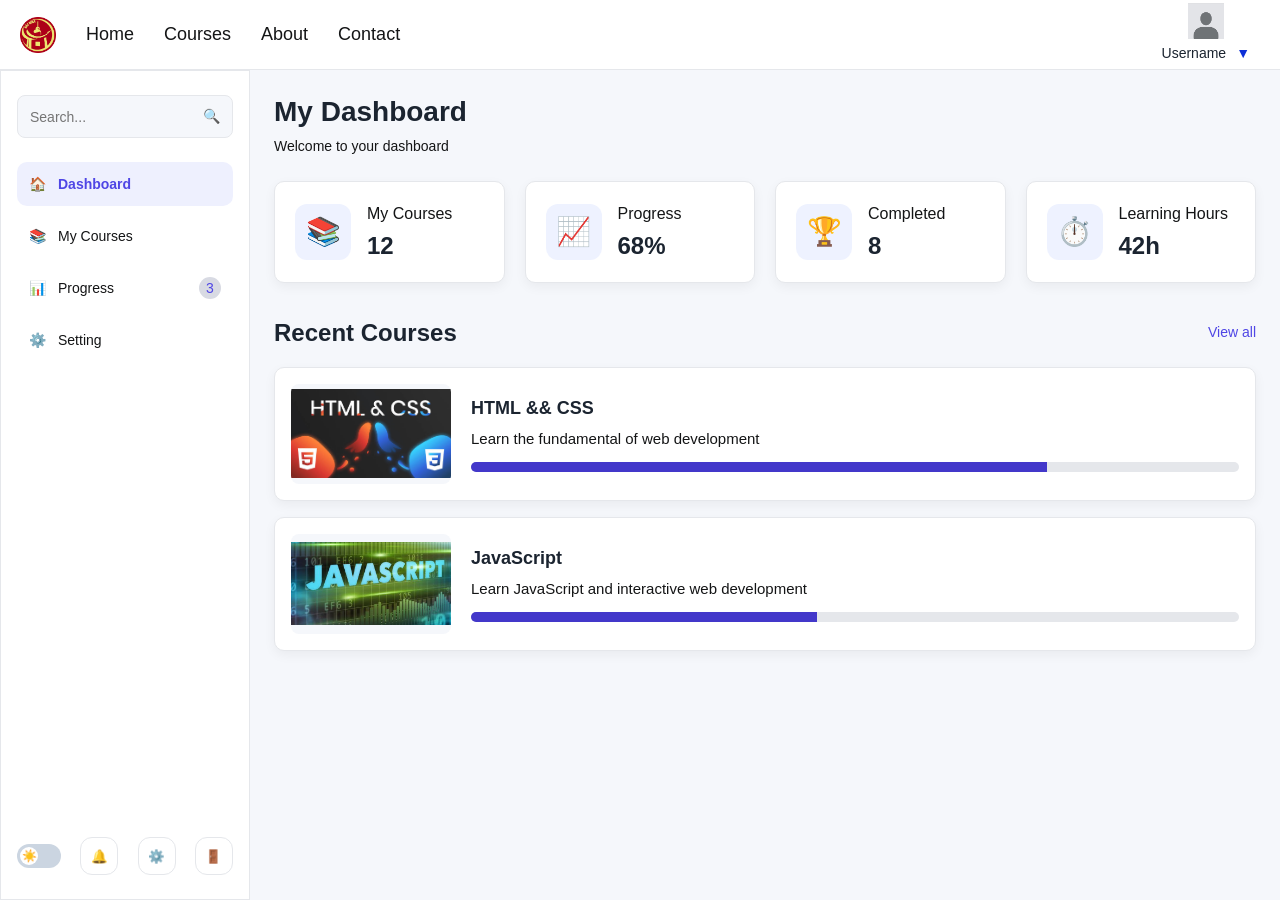
<file: index.html>
<!DOCTYPE html>
<html lang="en">
  <head>
    <meta charset="UTF-8" />
    <meta name="viewport" content="width=device-width, initial-scale=1.0" />
    <title>My Dashboard Web</title>

    <link rel="stylesheet" href="css/style.css" />
  </head>

  <body>

    <div class="layout">

        <header class="header">
            <div class="logo">
                <img class="image-logo" src="public/images/bn.webp">
            </div>
    
            <nav class="header-nav">
                <a href="#" class="nav-link" data-page="dashboard">
                    Home
                </a>
    
                <a href="#" class="nav-link" data-page="courses">
                    Courses
                </a>
    
                <a href="#" class="nav-link" data-page="about">
                    About
                </a>
    
                <a href="#" class="nav-link" data-page="contact">
                    Contact
                </a>
            </nav>
    
            <div class="user-area">
                
                <img src="public/images/images.png" class="user-avatar">

                <button class="user-button">
                    <p>Username</p>
                    <span class="user-chevron">▼</span>
                </button>
        
                <div class="user-dropdown">
                    <a href="#" class="user-link">
                        👤 Profile
                    </a>
        
                    <a href="#" class="user-link">
                        🚪 Logout
                    </a>
                </div>
            </div>
        </header>

        <aside class="sidebar">

            <div class="search">
                <input type="text" placeholder="Search...">
                <span class="search-icon">🔍</span>
            </div>

            <nav class="sidebar-nav">
                <a href="#" class="sidebar-link active" data-page="dashboard">
                    <span class="sidebar-icon">🏠</span>
                    <span class="sidebar-text">Dashboard</span>
                </a>
                
                <a href="#" class="sidebar-link" data-page="my-courses">
                    <span class="sidebar-icon">📚</span>
                    <span class="sidebar-text">My Courses</span>
                </a>
                
                <a href="#" class="sidebar-link" data-page="progress">
                    <span class="sidebar-icon">📊</span>
                    <span class="sidebar-text">Progress</span>
                    <span class="badge">3</span>
                </a>
                
                <a href="#" class="sidebar-link" data-page="setting">
                    <span class="sidebar-icon">⚙️</span>
                    <span class="sidebar-text">Setting</span>
                </a>
            </nav>

            <div class="actions">

                <label class="theme-switch" for="theme-toggle">

                    <input type="checkbox" id="theme-toggle">

                    <span class="switch-track">
                        <span class="switch-thumb">
                            <span class="theme-icon" id="theme-icon">☀️</span>
                        </span>
                    </span>
                </label>
                
                <button class="action-button">
                    🔔
                </button>

                <button class="action-button">
                    ⚙️
                </button>

                <button class="action-button">
                    🚪
                </button>
            </div>
        </aside>

        <main class="main-content" id="main-content">

        </main>
    </div>

    <script type="module" src="js/main.js"></script>
  </body>
</html>
</file>
<file: css/style.css>
* {
    margin: 0;
    padding: 0;
    box-sizing: border-box;
}

:root {
    --prime-color:#4f46e5;
    --background-color: #f5f7fb;

    --primary-hover:#4338ca;
    --surface-color:#ffffff;

    --text-color: #1b2430;
    --muted-color: #141516;
    --border-color: #e5e7eb;

    --border-radius: 10px;

    --shadow: 0 4px 12px rgba(0, 0, 0, 0.05);
}

body {
    font-family: Arial, sans-serif;
    background-color: var(--background-color);
    color: var(--text-color);
    min-height: 100vh;
    font-size: 14px;
    line-height: 1.5;
}

a{
    color: inherit;
}

.layout {
    display: grid;

    grid-template-columns: 250px minmax(0, 1fr);
    grid-template-rows: 70px minmax(0, 1fr);

    min-height: 100vh;
}

.header {
    grid-column: 1 / -1;
    grid-row: 1;

    display: flex;
    align-items: center;
    justify-content: space-between;
    gap: 30px;

    height: 70px;
    padding: 0 20px;

    background-color: var(--surface-color);
    border-bottom: 1px solid var(--border-color);

    position: relative;
    z-index: 20;
}

.sidebar {
    grid-column: 1;
    grid-row: 2;

    display: flex;
    flex-direction: column;
    
    min-width: 0;
    padding: 24px 16px;

    background-color: var(--surface-color);
    border: 1px solid var(--border-color);
}

.main-content {
    grid-column: 2;
    grid-row: 2;

    min-width: 0;
    padding: 24px;
}

.logo {
    display: flex;
    align-items: center;

    flex-shrink: 0;
    text-decoration: none;
    color: var(--text-color);
    font-size: 10px;
    font-weight: bold;
}

.image-logo {
    width: 36px;
    height: 36px;
    object-fit: contain;
}

.header-nav {
    display: flex;
    align-items: center;
    justify-content: space-between;

    font-family: Arial, Helvetica, sans-serif;

    gap: 30px;
}

.header-nav a {
    color: var(--muted-color);
    text-decoration: none;
    font-size: 18px;
    white-space: nowrap;
    transition: color 0.2s ease;
}

.header-nav a:hover,
.header-nav a.active {
    color: var(--primary-hover);
}

.user-area {
    position: relative;
    flex-shrink: 0;
    margin-left: auto;

    display: flex;
    flex-direction: column;
    align-items: center;
}

.user-button {
    display: flex;
    align-items: center;
    gap: 10px;

    padding: 6px 10px;

    border-radius: var(--border-radius);
    border: none;
    background-color: transparent;

    color: var(--text-color);
    font-size: 14px;
    cursor: pointer;
}

.user-button:hover {
    background-color: var(--background-color);
}

.user-avatar {
    
    width: 36px;
    height: 36px;

    object-fit: cover;
}

.user-chevron {
    font-size: 14px;
    color: #0d2fd7;
}

.user-dropdown {
    display: none;

    position: absolute;
    top: 100%;
    right: 0;

    min-width: 160px;
    padding: 8px;

    background-color: var(--surface-color);
    border: 1px solid var(--border-color);
    border-radius: var(--border-radius);
    box-shadow: var(--shadow);

    z-index: 30;
}

.user-dropdown.show {
    display: block;
}

.user-link {
    display: block;
    padding: 10px;

    text-decoration: none;
    color: var(--text-color);
    border-radius: 6px;
}

.user-link:hover {
    background-color: var(--background-color);
}

.search {
    display: flex;
    align-items: center;
    gap: 10px;

    width: 100%;
    margin-bottom: 24px;
    padding: 10px 12px;

    background-color: var(--background-color);
    border: 1px solid var(--border-color);
    border-radius: 8px;
}

.search input {
    width: 100%;
    min-width: 0;

    border: none;
    outline: none;
    background-color: transparent;

    color: var(--text-color);
    font-size: 14px;
}

.search-icon {
    flex-shrink: 0;
    color: var(--muted-color);
}

.sidebar-nav {
    display: flex;
    flex-direction: column;
    gap: 8px;
}

.sidebar-link {
    display: flex;
    align-items: center;
    gap: 12px;

    min-height: 44px;
    padding: 10px 12px;

    border-radius: var(--border-radius);
    text-decoration: none;
    color: var(--muted-color);

    transition: color 0.2s ease,
                background-color 0.2s ease;
}

.sidebar-link:hover {
    color: var(--prime-color);
    background-color: var(--background-color);
}

.sidebar-link.active {
    color: var(--prime-color);
    background-color: #eef0fe;
    font-weight: bold;
}

.badge {
    display: flex;
    align-items: center;
    justify-content: center;

    min-width: 22px;
    height: 22px;
    margin-left: auto;
    padding: 0 6px;

    border-radius: 12px;
    background-color: #d8dae3;
    color: var(--prime-color);
}

.actions {
    display: flex;
    align-items: center;
    justify-content: space-between;
    flex-wrap: wrap;
    gap: 8px;

    margin-top: auto;
}

.action-button {
    display: inline-flex;
    align-items: center;
    justify-content: center;

    width: 38px;
    height: 38px;

    border-radius: 12px;
    border: 1px solid var(--border-color);

    background-color: var(--surface-color);
    cursor: pointer;
}

.action-button:hover {
    background-color: var(--background-color);
}

.theme-switch {
    display: inline-flex;
    align-items: center;
    cursor: pointer;
}

.switch-track {
    display: inline-block;
    position: relative;

    width: 44px;
    height: 24px;

    border-radius: 999px;
    background-color: #cbd5e1;

    transition: background-color 0.25s ease;
}

.switch-thumb {
    position: absolute;

    bottom: 3px;
    left: 3px;

    width: 18px;
    height: 18px;

    background-color: white;
    border-radius: 50%;

    transition: transform 0.25s ease;
}

.theme-icon {
    font-size: 12px;
    line-height: 1;

    display: flex;
    justify-content: center;
    padding-top: 3px;
}

.theme-switch input {
    position: absolute;
    width: 1px;
    height: 1px;
    opacity: 0;
}

.theme-switch input:checked + .switch-track {
    background-color: var(--prime-color);
}

.theme-switch input:checked + .switch-track .switch-thumb {
    transform: translateX(20px);
}

.theme-switch input:focus-visible + .switch-track {
    outline: 2px solid var(--primary-hover);
    outline-offset: 3px;
}

.page-header {
    margin-bottom: 24px;
}

.page-header h1 {
    margin-bottom: 6px;
    font-size: 28px;
    line-height: 1.3;
}

.page-header p {
    color: var(--muted-color);
}

.dashboard-cards {
    display: grid;
    grid-template-columns: repeat(4, minmax(0, 1fr));
    gap: 20px;
    margin-bottom: 32px;
}

.dashboard-card {
    display: flex;
    align-items: center;
    gap: 16px;

    min-width: 0;
    padding: 20px;

    background-color: var(--surface-color);
    border: 1px solid var(--border-color);
    border-radius: var(--border-radius);
    box-shadow: var(--shadow);
}

.card-icon {
    display: flex;
    align-items: center;
    justify-content: center;

    flex-shrink: 0;
    width: 56px;
    height: 56px;

    background-color: #eef2ff;
    border-radius: 12px;
    color: var(--prime-color);

    font-size: 28px;
}

.card-info {
    min-width: 0;
}

.card-label {
    display: block;
    margin-bottom: 4px;
    color: var(--muted-color);
    font-size: 16px;
}

.card-value {
    display: block;

    color: var(--text-color);
    font-size: 24px;
    font-weight: bold;
    line-height: 1.3;
}

.recent-section {
    margin-bottom: 32px;
}

.section-header {
    display: flex;
    align-items: center;
    justify-content: space-between;

    gap: 16px;
    margin-bottom: 16px;
}

.section-header h2 {
    font-size: 24px;
}

.section-header a {
    color: var(--prime-color);
    text-decoration: none;
}

.section-header a:hover {
    text-decoration: underline;
}

.course-list {
    display: flex;
    flex-direction: column;
    gap: 16px;
}

.course-card {
    display: flex;
    align-items: center;
    gap: 20px;

    min-width: 0;
    padding: 16px;

    background-color: var(--surface-color);
    border: 1px solid var(--border-color);
    border-radius: var(--border-radius);
    box-shadow: var(--shadow);
}

.course-image {
    flex-shrink: 0;
    width: 160px;
    height: 100px;

    object-fit: contain;
    overflow: hidden;
    border-radius: 8px;
    background-color: var(--background-color);
}

.course-image img {
    display: block;

    width: 100%;
    height: 100%;

    object-fit: contain;
}

.course-info {
    flex: 1;
    min-width: 0;
}

.course-info h3 {
    margin-bottom: 6px;
    font-size: 18px;
}

.course-info p {
    margin-bottom: 12px;
    color: var(--muted-color);
    font-size: 15px;
}

.progress {
    width: 100%;
    height: 10px;

    overflow: hidden;
    border-radius: 10px;
    background-color: #e5e7eb;
}

.progress-bar {
    width: 100%;
    height: 100%;
}

.progress-value {
    display: block;

    height: 100%;
    border-radius: inherit;

    background-color: var(--primary-hover);
}

body.dark-mode {
    --background-color:#111827;
    --surface-color:#1f2937;

    --text-color: #f3f4f6;
    --muted-color:#c4c9cf;
    --border-color:#374151;

    --shadow: 0 4px 12px rgba(0, 0, 0, 0.2);
}

body.dark-mode .sidebar-link.active {
    background-color: #312e81;
    color:#c7d2fe;
}

body.dark-mode .card-icon {
    background-color: #312e81;
}

body.dark-mode .progress {
    background-color: #374151;
}

body.dark-mode .user-button:hover,
body.dark-mode .user-link:hover,
body.dark-mode .sidebar-link:hover,
body.dark-mode .actions button:hover {
    background-color: #374151;
}

@media(max-width: 1100px) {
    .dashboard-cards {
        grid-template-columns: repeat(2, minmax(0, 1fr));
    }

    .header {
        gap: 20px;
    }

    .header-nav {
        gap: 16px;
    }

    .header-nav a {
        font-size: 16px;
    }

    .sidebar {
        padding: 20px 12px;
    }

    .main-content {
        padding: 20px;
    }
}

@media(max-width: 768px) {
    .layout {
        grid-template-columns: 1fr;
        grid-template-rows: 70px auto 1fr;
    }

    .header {
        grid-column: 1;
        grid-row: 1;

        padding: 0 16px;
        gap: 12px;
        flex: 1 1 auto;
    }


    .sidebar {
        grid-column: 1;
        grid-row: 2;

        padding: 12px 16px;
        border-right: none;
        border-bottom: 1px solid var(--border-color);
    }

    .sidebar-nav {
        flex-direction: row;
        flex-wrap: wrap;
    }

    .sidebar-link {
        flex: 1 1 auto;
        justify-content: center;
    }

    .search {
        margin-bottom: 12px;
    }

    .actions {
        margin-top: 12px;
    }

    .main-content {
        grid-column: 1;
        grid-row: 3;

        padding: 16px;
    }

    .dashboard-cards {
        grid-template-columns: repeat(2, minmax(0, 1fr));
        gap: 12px;
    }

    .dashboard-card {
        gap: 10px;
        padding: 14px;
    }

    .card-icon {
        width: 40px;
        height: 40px;
        font-size: 20px;
    }

    .card-label {
        font-size: 14px;
    }

    .card-value {
        font-size: 18px;
    }

    .course-card {
        align-items: flex-start;
        gap: 12px;
        padding: 12px;
    }

    .course-image {
        width: 110px;
        height: 85px;
    }
}

@media(max-width: 480px) {
    .logo {
        font-size: 17px;
    }

    .image-logo {
        width: 30px;
        height: 30px;
    }

    .user-button {
        font-size: 12px;
    }

    .dashboard-cards {
        grid-template-columns: 1fr;
    }

    .page-header h1 {
        font-size: 24px;
    }
}
</file>
